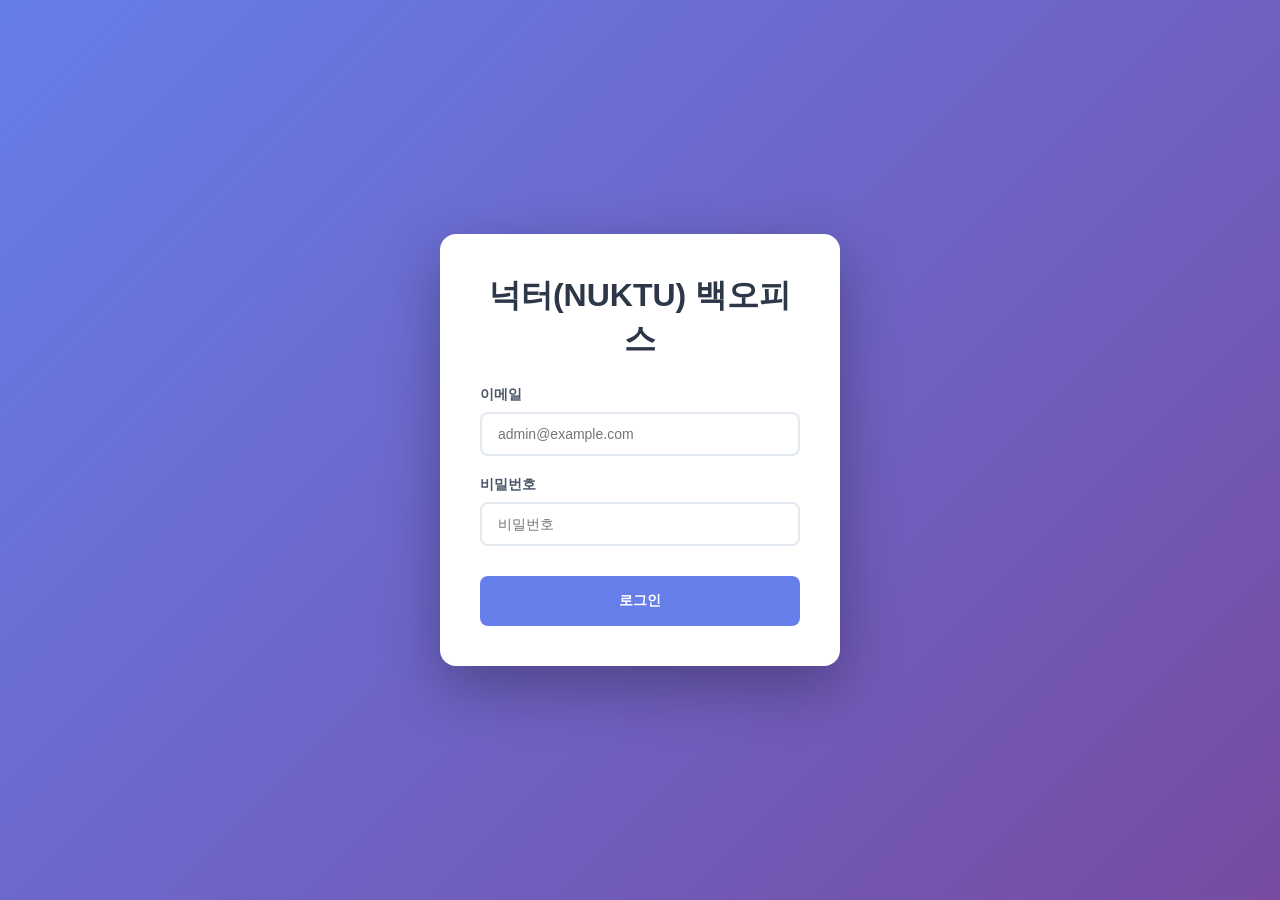
<file: backend/src/main/resources/static/admin/index.html>
<!DOCTYPE html>
<html lang="ko">
<head>
    <meta charset="UTF-8">
    <meta name="viewport" content="width=device-width, initial-scale=1.0">
    <title>넉터(NUKTU) 백오피스</title>
    <link rel="stylesheet" href="css/admin.css">
</head>
<body>
    <!-- 로그인 화면 -->
    <div id="login-screen" class="login-container">
        <div class="login-box">
            <h1>넉터(NUKTU) 백오피스</h1>
            <form id="login-form" class="login-form">
                <div class="filter-item">
                    <label for="login-email">이메일</label>
                    <input type="email" id="login-email" class="modal-input" placeholder="admin@example.com" required>
                </div>
                <div class="filter-item">
                    <label for="login-password">비밀번호</label>
                    <input type="password" id="login-password" class="modal-input" placeholder="비밀번호" required>
                </div>
                <p id="login-error" style="color: #991b1b; font-size: 14px; margin-bottom: 12px; display: none;"></p>
                <button type="submit" class="btn btn-primary">로그인</button>
            </form>
        </div>
    </div>

    <!-- 관리자 화면 -->
    <div id="admin-screen" class="admin-container hidden">
        <aside class="sidebar">
            <div class="logo">
                <h2>넉터(NUKTU) 관리</h2>
            </div>
            <nav class="nav-menu">
                <button type="button" class="nav-tab active" data-tab="dashboard">
                    <span class="tab-icon">📊</span>
                    <span class="tab-text">대시보드</span>
                </button>
                <button type="button" class="nav-tab" data-tab="users">
                    <span class="tab-icon">👥</span>
                    <span class="tab-text">유저 관리</span>
                </button>
                <button type="button" class="nav-tab" data-tab="clubs">
                    <span class="tab-icon">🏀</span>
                    <span class="tab-text">동아리 관리</span>
                </button>
                <button type="button" class="nav-tab" data-tab="posts">
                    <span class="tab-icon">📝</span>
                    <span class="tab-text">게시글 관리</span>
                </button>
                <button type="button" class="nav-tab" data-tab="schedule-locations">
                    <span class="tab-icon">📍</span>
                    <span class="tab-text">매칭 장소</span>
                </button>
                <button type="button" class="nav-tab" data-tab="schedules">
                    <span class="tab-icon">📅</span>
                    <span class="tab-text">일정 관리</span>
                </button>
                <div class="nav-divider"></div>
                <button type="button" class="nav-tab" data-tab="recruitments">
                    <span class="tab-icon">🏟️</span>
                    <span class="tab-text">모집글 관리</span>
                </button>
                <button type="button" class="nav-tab" data-tab="noShowReports">
                    <span class="tab-icon">🚫</span>
                    <span class="tab-text">노쇼 신고</span>
                </button>
                <button type="button" class="nav-tab" data-tab="clubMatchAdmin">
                    <span class="tab-icon">⚔️</span>
                    <span class="tab-text">친선전 관리</span>
                </button>
            </nav>
            <button type="button" class="logout-btn" id="logout-btn">로그아웃</button>
        </aside>

        <main class="main-content">
            <!-- 대시보드 -->
            <div id="tab-dashboard" class="tab-content active">
                <div class="content-header">
                    <h1>대시보드</h1>
                </div>
                <div class="stats-grid" id="dashboard-stats">
                    <div class="stat-card">
                        <h3>전체 유저</h3>
                        <div class="stat-value" id="stat-users">-</div>
                    </div>
                    <div class="stat-card">
                        <h3>동아리 수</h3>
                        <div class="stat-value" id="stat-clubs">-</div>
                    </div>
                </div>
            </div>

            <!-- 유저 관리 -->
            <div id="tab-users" class="tab-content">
                <div class="content-header">
                    <h1>유저 관리</h1>
                    <div class="header-info">
                        <span class="total-count">총 <strong id="users-total">0</strong>명</span>
                    </div>
                </div>
                <div class="filter-section">
                    <div class="filter-group">
                        <div class="filter-item">
                            <label>학생 여부</label>
                            <select id="filter-student" class="filter-select">
                                <option value="">전체</option>
                                <option value="true">학생</option>
                                <option value="false">외부인</option>
                            </select>
                        </div>
                        <div class="filter-item search-box">
                            <label>검색 (이메일, 본명, 학번)</label>
                            <div class="search-wrapper">
                                <input type="text" id="search-users" class="search-input" placeholder="검색어 입력">
                                <button type="button" class="search-btn" id="btn-search-users">🔍</button>
                                <button type="button" class="reset-btn" id="btn-reset-users">초기화</button>
                            </div>
                        </div>
                    </div>
                </div>
                <div class="table-section">
                    <div class="table-wrapper">
                        <table class="member-table">
                            <thead>
                                <tr>
                                    <th>번호</th>
                                    <th>이메일</th>
                                    <th>본명</th>
                                    <th>학생</th>
                                    <th>학과</th>
                                    <th>학번</th>
                                    <th>동아리</th>
                                    <th>가입일</th>
                                    <th>액션</th>
                                </tr>
                            </thead>
                            <tbody id="users-tbody">
                                <tr><td colspan="9" class="empty-state"><p>데이터를 불러오는 중...</p></td></tr>
                            </tbody>
                        </table>
                    </div>
                    <div class="pagination" id="users-pagination"></div>
                </div>
            </div>

            <!-- 동아리 관리 -->
            <div id="tab-clubs" class="tab-content">
                <div class="content-header">
                    <h1>동아리 관리</h1>
                    <div class="header-info">
                        <button type="button" class="action-btn" id="btn-create-club">+ 동아리 생성</button>
                    </div>
                </div>
                <div class="table-section">
                    <div class="table-wrapper">
                        <table class="member-table">
                            <thead>
                                <tr>
                                    <th>동아리명</th>
                                    <th>동아리장</th>
                                    <th>멤버 수</th>
                                    <th>액션</th>
                                </tr>
                            </thead>
                            <tbody id="clubs-tbody">
                                <tr><td colspan="4" class="empty-state"><p>데이터를 불러오는 중...</p></td></tr>
                            </tbody>
                        </table>
                    </div>
                </div>
            </div>

            <!-- 게시글 관리 -->
            <div id="tab-posts" class="tab-content">
                <div class="content-header">
                    <h1>게시글 관리</h1>
                    <div class="header-info">
                        <button type="button" class="action-btn" id="btn-create-post">+ 공지 작성</button>
                        <span class="total-count" style="margin-left: 12px;">총 <strong id="posts-total">0</strong>건</span>
                    </div>
                </div>
                <div class="table-section">
                    <div class="table-wrapper">
                        <table class="member-table">
                            <thead>
                                <tr>
                                    <th>공지</th>
                                    <th>제목</th>
                                    <th>작성자</th>
                                    <th>조회</th>
                                    <th>댓글</th>
                                    <th>작성일</th>
                                    <th>액션</th>
                                </tr>
                            </thead>
                            <tbody id="posts-tbody">
                                <tr><td colspan="7" class="empty-state"><p>데이터를 불러오는 중...</p></td></tr>
                            </tbody>
                        </table>
                    </div>
                    <div class="pagination" id="posts-pagination"></div>
                </div>
            </div>

            <!-- 매칭 장소 관리 -->
            <div id="tab-schedule-locations" class="tab-content">
                <div class="content-header">
                    <h1>매칭 장소 관리</h1>
                    <div class="header-info">
                        <button type="button" class="action-btn" id="btn-create-location">+ 장소 추가</button>
                        <span class="total-count" style="margin-left: 12px;">총 <strong id="locations-total">0</strong>곳</span>
                    </div>
                </div>
                <div class="table-section">
                    <div class="table-wrapper">
                        <table class="member-table">
                            <thead>
                                <tr>
                                    <th>순서</th>
                                    <th>장소명</th>
                                    <th>액션</th>
                                </tr>
                            </thead>
                            <tbody id="locations-tbody">
                                <tr><td colspan="3" class="empty-state"><p>데이터를 불러오는 중...</p></td></tr>
                            </tbody>
                        </table>
                    </div>
                </div>
            </div>

            <!-- 일정 관리 -->
            <div id="tab-schedules" class="tab-content">
                <div class="content-header">
                    <h1>일정 관리</h1>
                    <div class="header-info">
                        <button type="button" class="action-btn" id="btn-create-schedule">+ 일정 등록</button>
                        <span class="total-count" style="margin-left: 12px;">총 <strong id="schedules-total">0</strong>건</span>
                    </div>
                </div>
                <div class="filter-section">
                    <div class="filter-group">
                        <div class="filter-item">
                            <label>날짜 범위</label>
                            <input type="date" id="schedule-start-date" class="filter-input">
                            ~
                            <input type="date" id="schedule-end-date" class="filter-input">
                        </div>
                        <div class="filter-item">
                            <label>장소</label>
                            <div id="filter-schedule-locations" class="filter-locations-checkboxes">
                                <!-- 체크박스는 refreshLocationSelects에서 동적 생성 -->
                            </div>
                        </div>
                        <div class="filter-item">
                            <button type="button" class="search-btn" id="btn-search-schedules">조회</button>
                        </div>
                    </div>
                </div>
                <div class="table-section">
                    <div class="table-wrapper">
                        <table class="member-table">
                            <thead>
                                <tr>
                                    <th>장소</th>
                                    <th>종류</th>
                                    <th>날짜</th>
                                    <th>시작</th>
                                    <th>종료</th>
                                    <th>상태</th>
                                    <th>제목</th>
                                    <th>액션</th>
                                </tr>
                            </thead>
                            <tbody id="schedules-tbody">
                                <tr><td colspan="8" class="empty-state"><p>날짜 범위를 선택 후 조회하세요.</p></td></tr>
                            </tbody>
                        </table>
                    </div>
                </div>
            </div>

            <!-- 모집글 관리 -->
            <div id="tab-recruitments" class="tab-content">
                <div class="content-header">
                    <h1>모집글 관리</h1>
                    <div class="header-info">
                        <span class="total-count">총 <strong id="recruitments-total">0</strong>건</span>
                    </div>
                </div>
                <div class="filter-section">
                    <div class="filter-group">
                        <div class="filter-item">
                            <label>상태</label>
                            <select id="filter-recruitment-status" class="filter-select">
                                <option value="">전체</option>
                                <option value="OPEN">모집중</option>
                                <option value="CONFIRMED">확정</option>
                                <option value="CLOSED">마감</option>
                                <option value="CANCELLED">취소</option>
                            </select>
                        </div>
                        <div class="filter-item">
                            <label>경기형태</label>
                            <select id="filter-recruitment-format" class="filter-select">
                                <option value="">전체</option>
                                <option value="THREE_VS_THREE">3:3</option>
                                <option value="FOUR_VS_FOUR">4:4</option>
                                <option value="FIVE_VS_FIVE">5:5</option>
                                <option value="FLEXIBLE">자유</option>
                            </select>
                        </div>
                        <div class="filter-item">
                            <button type="button" class="search-btn" id="btn-search-recruitments">조회</button>
                            <button type="button" class="reset-btn" id="btn-reset-recruitments">초기화</button>
                        </div>
                    </div>
                </div>
                <div class="table-section">
                    <div class="table-wrapper">
                        <table class="member-table">
                            <thead>
                                <tr>
                                    <th>작성자</th>
                                    <th>장소</th>
                                    <th>시간</th>
                                    <th>형태</th>
                                    <th>인원</th>
                                    <th>상태</th>
                                    <th>생성일</th>
                                    <th>액션</th>
                                </tr>
                            </thead>
                            <tbody id="recruitments-tbody">
                                <tr><td colspan="8" class="empty-state"><p>데이터를 불러오는 중...</p></td></tr>
                            </tbody>
                        </table>
                    </div>
                    <div class="pagination" id="recruitments-pagination"></div>
                </div>
            </div>

            <!-- 노쇼 신고 관리 -->
            <div id="tab-noShowReports" class="tab-content">
                <div class="content-header">
                    <h1>노쇼 신고 관리</h1>
                    <div class="header-info">
                        <span class="total-count">대기중 <strong id="noshow-total">0</strong>건</span>
                    </div>
                </div>
                <div class="table-section">
                    <div class="table-wrapper">
                        <table class="member-table">
                            <thead>
                                <tr>
                                    <th>경기 ID</th>
                                    <th>신고자</th>
                                    <th>피신고자</th>
                                    <th>상태</th>
                                    <th>신고일</th>
                                    <th>액션</th>
                                </tr>
                            </thead>
                            <tbody id="noshow-tbody">
                                <tr><td colspan="6" class="empty-state"><p>데이터를 불러오는 중...</p></td></tr>
                            </tbody>
                        </table>
                    </div>
                </div>
            </div>

            <!-- 친선전 관리 -->
            <div id="tab-clubMatchAdmin" class="tab-content">
                <div class="content-header">
                    <h1>친선전 결과 관리</h1>
                    <div class="header-info">
                        <span class="total-count">승인 대기 <strong id="clubmatch-pending-total">0</strong>건</span>
                    </div>
                </div>
                <div class="table-section">
                    <div class="table-wrapper">
                        <table class="member-table">
                            <thead>
                                <tr>
                                    <th>홈팀</th>
                                    <th>원정팀</th>
                                    <th>장소</th>
                                    <th>시간</th>
                                    <th>홈 점수</th>
                                    <th>원정 점수</th>
                                    <th>상태</th>
                                    <th>액션</th>
                                </tr>
                            </thead>
                            <tbody id="clubmatch-tbody">
                                <tr><td colspan="8" class="empty-state"><p>데이터를 불러오는 중...</p></td></tr>
                            </tbody>
                        </table>
                    </div>
                </div>
            </div>

        </main>
    </div>

    <!-- 모집글 상세 모달 -->
    <div id="modal-recruitment-detail" class="modal">
        <div class="modal-content modal-wide">
            <div class="modal-header">
                <h3>모집글 상세</h3>
                <button type="button" class="modal-close" data-close="modal-recruitment-detail">&times;</button>
            </div>
            <div class="modal-body" id="modal-recruitment-detail-body">
                <p>로딩 중...</p>
            </div>
            <div class="modal-footer">
                <button type="button" class="btn btn-cancel" data-close="modal-recruitment-detail">닫기</button>
            </div>
        </div>
    </div>

    <!-- 유저 상세 모달 -->
    <div id="modal-user-detail" class="modal">
        <div class="modal-content">
            <div class="modal-header">
                <h3>유저 상세</h3>
                <button type="button" class="modal-close" data-close="modal-user-detail">&times;</button>
            </div>
            <div class="modal-body" id="modal-user-detail-body"></div>
        </div>
    </div>

    <!-- 동아리 생성 모달 -->
    <div id="modal-create-club" class="modal">
        <div class="modal-content">
            <div class="modal-header">
                <h3>동아리 생성</h3>
                <button type="button" class="modal-close" data-close="modal-create-club">&times;</button>
            </div>
            <div class="modal-body">
                <form id="form-create-club" class="modal-form">
                    <div class="filter-item">
                        <label>동아리명</label>
                        <input type="text" id="club-name" class="modal-input" required placeholder="동아리 이름">
                    </div>
                    <div class="filter-item">
                        <label>로고 URL (선택)</label>
                        <input type="url" id="club-logo" class="modal-input" placeholder="https://...">
                    </div>
                    <div class="filter-item">
                        <label>동아리 소개 (선택)</label>
                        <textarea id="club-introduction" class="modal-input" rows="3" placeholder="동아리 소개를 입력하세요"></textarea>
                    </div>
                </form>
            </div>
            <div class="modal-footer">
                <button type="button" class="btn btn-cancel" data-close="modal-create-club">취소</button>
                <button type="button" class="btn btn-primary" id="btn-submit-create-club">생성</button>
            </div>
        </div>
    </div>

    <!-- 동아리장 설정 모달 -->
    <div id="modal-set-captain" class="modal">
        <div class="modal-content">
            <div class="modal-header">
                <h3>동아리장 설정</h3>
                <button type="button" class="modal-close" data-close="modal-set-captain">&times;</button>
            </div>
            <div class="modal-body">
                <p class="modal-member-info" id="captain-club-name"></p>
                <div class="filter-item">
                    <label>동아리장 선택</label>
                    <select id="captain-user-select" class="modal-select"></select>
                </div>
            </div>
            <div class="modal-footer">
                <button type="button" class="btn btn-cancel" data-close="modal-set-captain">취소</button>
                <button type="button" class="btn btn-primary" id="btn-submit-captain">설정</button>
            </div>
        </div>
    </div>

    <!-- 게시글 작성/수정 모달 -->
    <div id="modal-edit-post" class="modal">
        <div class="modal-content">
            <div class="modal-header">
                <h3 id="modal-post-title">공지 작성</h3>
                <button type="button" class="modal-close" data-close="modal-edit-post">&times;</button>
            </div>
            <div class="modal-body">
                <input type="hidden" id="edit-post-id">
                <div class="filter-item">
                    <label>제목</label>
                    <input type="text" id="edit-post-title" class="modal-input" required placeholder="제목을 입력하세요" maxlength="200">
                </div>
                <div class="filter-item">
                    <label>내용</label>
                    <textarea id="edit-post-content" class="modal-input" rows="8" required placeholder="내용을 입력하세요"></textarea>
                </div>
                <div class="filter-item" id="edit-post-pin-wrap" style="display: none;">
                    <label><input type="checkbox" id="edit-post-pinned"> 상단 고정 (공지)</label>
                </div>
            </div>
            <div class="modal-footer">
                <button type="button" class="btn btn-cancel" data-close="modal-edit-post">취소</button>
                <button type="button" class="btn btn-primary" id="btn-submit-post">저장</button>
            </div>
        </div>
    </div>

    <!-- 게시글 상세 모달 -->
    <div id="modal-post-detail" class="modal">
        <div class="modal-content modal-wide">
            <div class="modal-header">
                <h3>게시글 상세</h3>
                <button type="button" class="modal-close" data-close="modal-post-detail">&times;</button>
            </div>
            <div class="modal-body" id="modal-post-detail-body">
                <p>로딩 중...</p>
            </div>
            <div class="modal-footer">
                <button type="button" class="btn btn-cancel" data-close="modal-post-detail">닫기</button>
                <button type="button" class="btn btn-primary" id="btn-edit-post-from-detail">수정</button>
                <button type="button" class="btn btn-secondary" id="btn-pin-post">공지 설정</button>
                <button type="button" class="btn btn-danger" id="btn-delete-post">삭제</button>
            </div>
        </div>
    </div>

    <!-- 매칭 장소 등록/수정 모달 -->
    <div id="modal-edit-location" class="modal">
        <div class="modal-content">
            <div class="modal-header">
                <h3 id="modal-location-title">장소 추가</h3>
                <button type="button" class="modal-close" data-close="modal-edit-location">&times;</button>
            </div>
            <div class="modal-body">
                <input type="hidden" id="edit-location-id">
                <div class="filter-item">
                    <label>장소명 <span class="required">*</span></label>
                    <input type="text" id="edit-location-name" class="modal-input" required placeholder="예: 넉넉한터 본관 방향">
                </div>
                <div class="filter-item">
                    <label>정렬 순서</label>
                    <input type="number" id="edit-location-sort-order" class="modal-input" value="0" min="0">
                </div>
            </div>
            <div class="modal-footer">
                <button type="button" class="btn btn-cancel" data-close="modal-edit-location">취소</button>
                <button type="button" class="btn btn-primary" id="btn-submit-location">저장</button>
            </div>
        </div>
    </div>

    <!-- 일정 등록/수정 모달 -->
    <div id="modal-edit-schedule" class="modal">
        <div class="modal-content">
            <div class="modal-header">
                <h3 id="modal-schedule-title">일정 등록</h3>
                <button type="button" class="modal-close" data-close="modal-edit-schedule">&times;</button>
            </div>
            <div class="modal-body">
                <input type="hidden" id="edit-schedule-id">
                <div class="filter-item" id="edit-schedule-location-wrap">
                    <label>장소 <span class="required">*</span></label>
                    <div id="edit-schedule-locations" class="edit-locations-checkboxes">
                        <!-- 등록 시: 체크박스 다중 선택 -->
                    </div>
                    <select id="edit-schedule-location" class="modal-input" style="display:none;">
                        <!-- 수정 시: 단일 선택 -->
                    </select>
                </div>
                <div class="filter-item">
                    <label>종류</label>
                    <select id="edit-schedule-type" class="modal-input">
                        <option value="REGULAR">일반</option>
                        <option value="TRAINING">훈련 (취소 전까지 매주 반복)</option>
                    </select>
                    <p class="form-hint" id="schedule-type-hint" style="margin-top:4px; font-size:12px; color:#666; display:none;">훈련 선택 시, 시작일부터 같은 요일·시간으로 완전히 취소할 때까지 매주 고정됩니다.</p>
                </div>
                <div class="filter-item">
                    <label>날짜 <span class="required">*</span></label>
                    <input type="date" id="edit-schedule-date" class="modal-input" required>
                </div>
                <div class="filter-item">
                    <label>시작 시간 <span class="required">*</span></label>
                    <input type="time" id="edit-schedule-start-time" class="modal-input" required>
                </div>
                <div class="filter-item">
                    <label>종료 시간 <span class="required">*</span></label>
                    <input type="time" id="edit-schedule-end-time" class="modal-input" required>
                </div>
                <div class="filter-item">
                    <label>상태</label>
                    <select id="edit-schedule-status" class="modal-input">
                        <option value="SCHEDULED">사용 중</option>
                        <option value="AVAILABLE">비어 있음</option>
                        <option value="CANCELLED">사용 예정</option>
                    </select>
                </div>
                <div class="filter-item">
                    <label>제목</label>
                    <input type="text" id="edit-schedule-title" class="modal-input" placeholder="예: 동아리 연습" maxlength="200">
                </div>
                <div class="filter-item">
                    <label>설명</label>
                    <textarea id="edit-schedule-description" class="modal-input" rows="3" placeholder="추가 설명"></textarea>
                </div>
            </div>
            <div class="modal-footer">
                <button type="button" class="btn btn-cancel" data-close="modal-edit-schedule">취소</button>
                <button type="button" class="btn btn-primary" id="btn-submit-schedule">저장</button>
            </div>
        </div>
    </div>

    <!-- 댓글 작성 모달 -->
    <div id="modal-add-comment" class="modal">
        <div class="modal-content">
            <div class="modal-header">
                <h3>댓글 작성</h3>
                <button type="button" class="modal-close" data-close="modal-add-comment">&times;</button>
            </div>
            <div class="modal-body">
                <input type="hidden" id="comment-post-id">
                <div class="filter-item">
                    <label>댓글 내용</label>
                    <textarea id="comment-content" class="modal-input" rows="4" required placeholder="댓글을 입력하세요"></textarea>
                </div>
            </div>
            <div class="modal-footer">
                <button type="button" class="btn btn-cancel" data-close="modal-add-comment">취소</button>
                <button type="button" class="btn btn-primary" id="btn-submit-comment">작성</button>
            </div>
        </div>
    </div>

    <style>
        .hidden { display: none !important; }
    </style>

    <script src="js/admin.js"></script>
    <script src="js/dashboard.js"></script>
    <script src="js/users.js"></script>
    <script src="js/clubs.js"></script>
    <script src="js/posts.js"></script>
    <script src="js/schedule-locations.js"></script>
    <script src="js/schedules.js"></script>
    <script src="js/recruitments.js"></script>
    <script src="js/no-show-reports.js"></script>
    <script src="js/club-match-admin.js"></script>
    <script>
        document.addEventListener('DOMContentLoaded', function () {
            if (Admin.isLoggedIn()) {
                Admin.showAdminScreen();
                Admin.switchTab('dashboard');
            } else {
                Admin.showLoginScreen();
            }

            Admin.initTabs();

            document.getElementById('login-form').addEventListener('submit', async function (e) {
                e.preventDefault();
                const email = document.getElementById('login-email').value.trim();
                const password = document.getElementById('login-password').value;
                const errEl = document.getElementById('login-error');
                errEl.style.display = 'none';
                try {
                    await Admin.login(email, password);
                } catch (err) {
                    errEl.textContent = err.message || '로그인에 실패했습니다.';
                    errEl.style.display = 'block';
                }
            });

            document.getElementById('logout-btn').addEventListener('click', Admin.logout);

            document.querySelectorAll('[data-close]').forEach(function (btn) {
                btn.addEventListener('click', function () {
                    const modalId = this.getAttribute('data-close');
                    document.getElementById(modalId).classList.remove('show');
                });
            });

            document.querySelectorAll('.modal').forEach(function (modal) {
                modal.addEventListener('click', function (e) {
                    if (e.target === modal) modal.classList.remove('show');
                });
            });
        });
    </script>
</body>
</html>
</file>
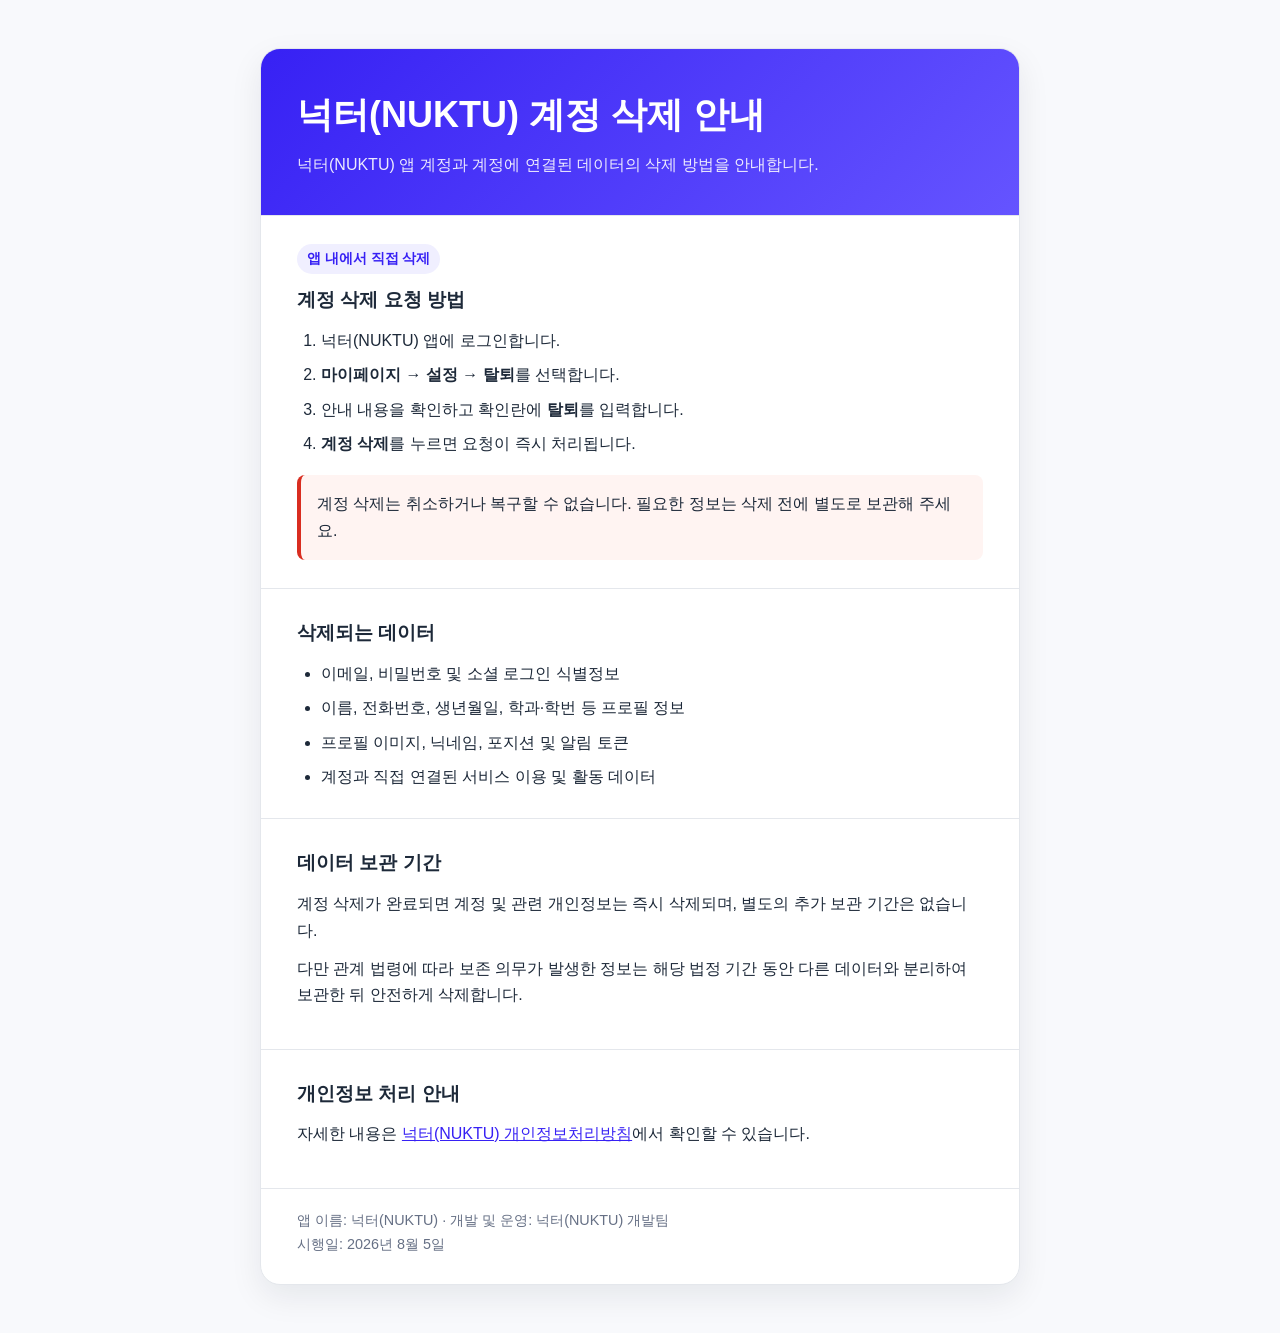
<file: backend/src/main/resources/static/account-deletion.html>
<!DOCTYPE html>
<html lang="ko">
<head>
    <meta charset="UTF-8">
    <meta name="viewport" content="width=device-width, initial-scale=1.0">
    <meta name="description" content="넉터(NUKTU) 계정 및 관련 데이터 삭제 방법 안내">
    <title>넉터(NUKTU) 계정 삭제 안내</title>
    <style>
        :root {
            color-scheme: light;
            --primary: #3721f4;
            --primary-soft: #f0efff;
            --danger: #d92d20;
            --text: #1d2939;
            --muted: #667085;
            --border: #e4e7ec;
            --surface: #ffffff;
            --background: #f8f9fc;
        }

        * { box-sizing: border-box; }

        body {
            margin: 0;
            background: var(--background);
            color: var(--text);
            font-family: -apple-system, BlinkMacSystemFont, "Segoe UI", Roboto,
                         "Noto Sans KR", sans-serif;
            line-height: 1.65;
        }

        main {
            width: min(760px, calc(100% - 32px));
            margin: 48px auto;
        }

        .card {
            overflow: hidden;
            border: 1px solid var(--border);
            border-radius: 20px;
            background: var(--surface);
            box-shadow: 0 12px 32px rgba(16, 24, 40, 0.08);
        }

        header {
            padding: 36px;
            background: linear-gradient(135deg, var(--primary), #6554ff);
            color: #fff;
        }

        header p { margin: 8px 0 0; opacity: 0.9; }

        h1 { margin: 0; font-size: clamp(1.7rem, 5vw, 2.25rem); }
        h2 { margin: 0 0 12px; font-size: 1.2rem; }
        p { margin: 0 0 12px; }

        section {
            padding: 28px 36px;
            border-top: 1px solid var(--border);
        }

        ol, ul { margin: 12px 0 0; padding-left: 24px; }
        li + li { margin-top: 8px; }

        .notice {
            margin-top: 18px;
            padding: 16px;
            border-left: 4px solid var(--danger);
            border-radius: 8px;
            background: #fff4f2;
        }

        .label {
            display: inline-block;
            margin-bottom: 10px;
            padding: 4px 10px;
            border-radius: 999px;
            background: var(--primary-soft);
            color: var(--primary);
            font-size: 0.85rem;
            font-weight: 700;
        }

        a { color: var(--primary); }

        footer {
            padding: 20px 36px 28px;
            border-top: 1px solid var(--border);
            color: var(--muted);
            font-size: 0.9rem;
        }

        @media (max-width: 560px) {
            main { margin: 16px auto; }
            header, section { padding: 24px; }
            footer { padding: 18px 24px 24px; }
        }
    </style>
</head>
<body>
<main>
    <article class="card">
        <header>
            <h1>넉터(NUKTU) 계정 삭제 안내</h1>
            <p>넉터(NUKTU) 앱 계정과 계정에 연결된 데이터의 삭제 방법을 안내합니다.</p>
        </header>

        <section>
            <span class="label">앱 내에서 직접 삭제</span>
            <h2>계정 삭제 요청 방법</h2>
            <ol>
                <li>넉터(NUKTU) 앱에 로그인합니다.</li>
                <li><strong>마이페이지 → 설정 → 탈퇴</strong>를 선택합니다.</li>
                <li>안내 내용을 확인하고 확인란에 <strong>탈퇴</strong>를 입력합니다.</li>
                <li><strong>계정 삭제</strong>를 누르면 요청이 즉시 처리됩니다.</li>
            </ol>
            <div class="notice">
                계정 삭제는 취소하거나 복구할 수 없습니다. 필요한 정보는 삭제 전에
                별도로 보관해 주세요.
            </div>
        </section>

        <section>
            <h2>삭제되는 데이터</h2>
            <ul>
                <li>이메일, 비밀번호 및 소셜 로그인 식별정보</li>
                <li>이름, 전화번호, 생년월일, 학과·학번 등 프로필 정보</li>
                <li>프로필 이미지, 닉네임, 포지션 및 알림 토큰</li>
                <li>계정과 직접 연결된 서비스 이용 및 활동 데이터</li>
            </ul>
        </section>

        <section>
            <h2>데이터 보관 기간</h2>
            <p>
                계정 삭제가 완료되면 계정 및 관련 개인정보는 즉시 삭제되며,
                별도의 추가 보관 기간은 없습니다.
            </p>
            <p>
                다만 관계 법령에 따라 보존 의무가 발생한 정보는 해당 법정 기간 동안
                다른 데이터와 분리하여 보관한 뒤 안전하게 삭제합니다.
            </p>
        </section>

        <section>
            <h2>개인정보 처리 안내</h2>
            <p>
                자세한 내용은 <a href="/privacy.html">넉터(NUKTU) 개인정보처리방침</a>에서
                확인할 수 있습니다.
            </p>
        </section>

        <footer>
            앱 이름: 넉터(NUKTU) · 개발 및 운영: 넉터(NUKTU) 개발팀<br>
            시행일: 2026년 8월 5일
        </footer>
    </article>
</main>
</body>
</html>
</file>
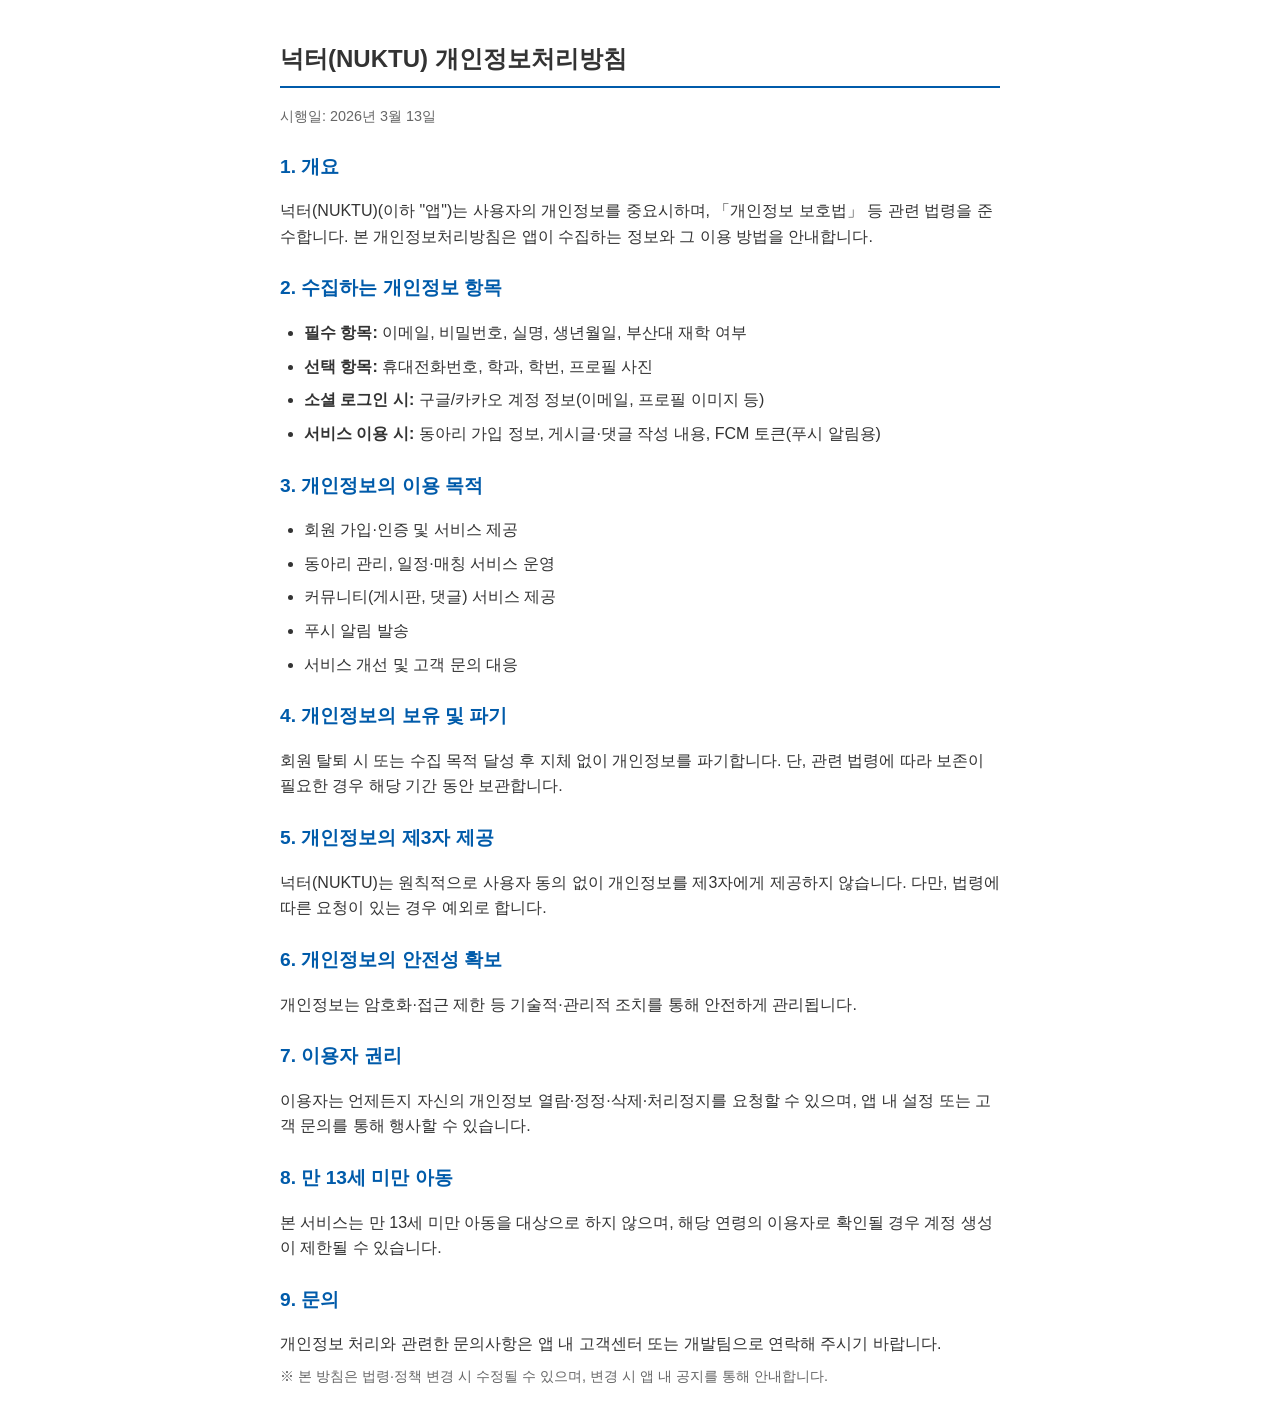
<file: backend/src/main/resources/static/privacy.html>
<!DOCTYPE html>
<html lang="ko">
<head>
    <meta charset="UTF-8">
    <meta name="viewport" content="width=device-width, initial-scale=1.0">
    <title>넉터(NUKTU) 개인정보처리방침</title>
    <style>
        body { font-family: -apple-system, BlinkMacSystemFont, 'Segoe UI', Roboto, sans-serif; line-height: 1.6; max-width: 720px; margin: 0 auto; padding: 24px; color: #333; }
        h1 { font-size: 1.5rem; border-bottom: 2px solid #005BAA; padding-bottom: 8px; }
        h2 { font-size: 1.2rem; margin-top: 24px; color: #005BAA; }
        p, li { margin: 8px 0; }
        ul { padding-left: 24px; }
        .updated { color: #666; font-size: 0.9rem; }
    </style>
</head>
<body>
    <h1>넉터(NUKTU) 개인정보처리방침</h1>
    <p class="updated">시행일: 2026년 3월 13일</p>

    <h2>1. 개요</h2>
    <p>넉터(NUKTU)(이하 "앱")는 사용자의 개인정보를 중요시하며, 「개인정보 보호법」 등 관련 법령을 준수합니다. 본 개인정보처리방침은 앱이 수집하는 정보와 그 이용 방법을 안내합니다.</p>

    <h2>2. 수집하는 개인정보 항목</h2>
    <ul>
        <li><strong>필수 항목:</strong> 이메일, 비밀번호, 실명, 생년월일, 부산대 재학 여부</li>
        <li><strong>선택 항목:</strong> 휴대전화번호, 학과, 학번, 프로필 사진</li>
        <li><strong>소셜 로그인 시:</strong> 구글/카카오 계정 정보(이메일, 프로필 이미지 등)</li>
        <li><strong>서비스 이용 시:</strong> 동아리 가입 정보, 게시글·댓글 작성 내용, FCM 토큰(푸시 알림용)</li>
    </ul>

    <h2>3. 개인정보의 이용 목적</h2>
    <ul>
        <li>회원 가입·인증 및 서비스 제공</li>
        <li>동아리 관리, 일정·매칭 서비스 운영</li>
        <li>커뮤니티(게시판, 댓글) 서비스 제공</li>
        <li>푸시 알림 발송</li>
        <li>서비스 개선 및 고객 문의 대응</li>
    </ul>

    <h2>4. 개인정보의 보유 및 파기</h2>
    <p>회원 탈퇴 시 또는 수집 목적 달성 후 지체 없이 개인정보를 파기합니다. 단, 관련 법령에 따라 보존이 필요한 경우 해당 기간 동안 보관합니다.</p>

    <h2>5. 개인정보의 제3자 제공</h2>
    <p>넉터(NUKTU)는 원칙적으로 사용자 동의 없이 개인정보를 제3자에게 제공하지 않습니다. 다만, 법령에 따른 요청이 있는 경우 예외로 합니다.</p>

    <h2>6. 개인정보의 안전성 확보</h2>
    <p>개인정보는 암호화·접근 제한 등 기술적·관리적 조치를 통해 안전하게 관리됩니다.</p>

    <h2>7. 이용자 권리</h2>
    <p>이용자는 언제든지 자신의 개인정보 열람·정정·삭제·처리정지를 요청할 수 있으며, 앱 내 설정 또는 고객 문의를 통해 행사할 수 있습니다.</p>

    <h2>8. 만 13세 미만 아동</h2>
    <p>본 서비스는 만 13세 미만 아동을 대상으로 하지 않으며, 해당 연령의 이용자로 확인될 경우 계정 생성이 제한될 수 있습니다.</p>

    <h2>9. 문의</h2>
    <p>개인정보 처리와 관련한 문의사항은 앱 내 고객센터 또는 개발팀으로 연락해 주시기 바랍니다.</p>

    <p class="updated">※ 본 방침은 법령·정책 변경 시 수정될 수 있으며, 변경 시 앱 내 공지를 통해 안내합니다.</p>
</body>
</html>
</file>
<file: backend/src/main/resources/static/admin/css/admin.css>
/* 전역 스타일 */
* {
    margin: 0;
    padding: 0;
    box-sizing: border-box;
}

body {
    font-family: -apple-system, BlinkMacSystemFont, 'Segoe UI', Roboto, 'Helvetica Neue', Arial, sans-serif;
    background-color: #f5f7fa;
    color: #333;
}

/* 관리자 컨테이너 */
.admin-container {
    display: flex;
    min-height: 100vh;
}

/* 사이드바 */
.sidebar {
    width: 260px;
    background: linear-gradient(180deg, #667eea 0%, #764ba2 100%);
    color: white;
    padding: 30px 0;
    box-shadow: 2px 0 10px rgba(0, 0, 0, 0.1);
    position: fixed;
    height: 100vh;
    left: 0;
    top: 0;
}

.logo {
    padding: 0 30px 40px;
    border-bottom: 1px solid rgba(255, 255, 255, 0.2);
}

.logo h2 {
    font-size: 24px;
    font-weight: 700;
}

.nav-menu {
    padding: 30px 20px;
}

.nav-tab {
    width: 100%;
    padding: 16px 20px;
    margin-bottom: 12px;
    background: rgba(255, 255, 255, 0.1);
    border: none;
    border-radius: 12px;
    color: white;
    font-size: 16px;
    cursor: pointer;
    transition: all 0.3s ease;
    display: flex;
    align-items: center;
    gap: 12px;
}

.nav-tab:hover {
    background: rgba(255, 255, 255, 0.2);
    transform: translateX(5px);
}

.nav-tab.active {
    background: white;
    color: #667eea;
    font-weight: 600;
    box-shadow: 0 4px 12px rgba(0, 0, 0, 0.15);
}

.tab-icon {
    font-size: 24px;
}

.tab-text {
    flex: 1;
    text-align: left;
}

/* 메인 콘텐츠 */
.main-content {
    margin-left: 260px;
    flex: 1;
    padding: 40px;
    width: calc(100% - 260px);
}

/* 헤더 */
.content-header {
    display: flex;
    justify-content: space-between;
    align-items: center;
    margin-bottom: 30px;
}

.content-header h1 {
    font-size: 28px;
    color: #2d3748;
}

.header-info {
    display: flex;
    gap: 20px;
}

.total-count {
    font-size: 16px;
    color: #718096;
}

.total-count strong {
    color: #667eea;
    font-size: 20px;
}

/* 필터 섹션 */
.filter-section {
    background: white;
    padding: 24px;
    border-radius: 16px;
    margin-bottom: 24px;
    box-shadow: 0 2px 8px rgba(0, 0, 0, 0.05);
}

.filter-group {
    display: flex;
    gap: 16px;
    align-items: flex-end;
    flex-wrap: wrap;
}

.filter-item {
    display: flex;
    flex-direction: column;
    gap: 8px;
}

.filter-item label {
    font-size: 14px;
    font-weight: 600;
    color: #4a5568;
}

.filter-select {
    padding: 10px 16px;
    border: 2px solid #e2e8f0;
    border-radius: 8px;
    font-size: 14px;
    background: white;
    cursor: pointer;
    transition: border-color 0.3s;
    min-width: 150px;
}

.filter-select:focus {
    outline: none;
    border-color: #667eea;
}

.filter-locations-checkboxes {
    display: flex;
    flex-wrap: wrap;
    gap: 12px 20px;
    align-items: center;
}

.filter-location-checkbox {
    display: inline-flex;
    align-items: center;
    gap: 6px;
    font-size: 14px;
    cursor: pointer;
    white-space: nowrap;
}

.filter-location-checkbox input {
    cursor: pointer;
}

.filter-locations-checkboxes .empty-hint {
    font-size: 13px;
    color: #94a3b8;
}

.edit-locations-checkboxes {
    display: flex;
    flex-wrap: wrap;
    gap: 12px 20px;
    align-items: center;
}

.search-box {
    flex: 1;
    min-width: 250px;
}

.search-wrapper {
    display: flex;
    gap: 8px;
}

.search-input {
    flex: 1;
    padding: 10px 16px;
    border: 2px solid #e2e8f0;
    border-radius: 8px;
    font-size: 14px;
    transition: border-color 0.3s;
}

.search-input:focus {
    outline: none;
    border-color: #667eea;
}

.search-btn {
    padding: 10px 20px;
    background: #667eea;
    color: white;
    border: none;
    border-radius: 8px;
    cursor: pointer;
    transition: background 0.3s;
    font-size: 18px;
}

.search-btn:hover {
    background: #5568d3;
}

.reset-btn {
    padding: 10px 24px;
    background: #f7fafc;
    color: #4a5568;
    border: 2px solid #e2e8f0;
    border-radius: 8px;
    cursor: pointer;
    font-size: 14px;
    font-weight: 600;
    transition: all 0.3s;
}

.reset-btn:hover {
    background: #edf2f7;
    border-color: #cbd5e0;
}

/* 테이블 섹션 */
.table-section {
    background: white;
    border-radius: 16px;
    padding: 24px;
    box-shadow: 0 2px 8px rgba(0, 0, 0, 0.05);
}

.table-wrapper {
    overflow-x: auto;
}

.member-table {
    width: 100%;
    border-collapse: collapse;
}

.member-table thead {
    background: #f7fafc;
}

.member-table th {
    padding: 16px;
    text-align: left;
    font-weight: 600;
    color: #4a5568;
    font-size: 14px;
    border-bottom: 2px solid #e2e8f0;
}

.member-table td {
    padding: 16px;
    border-bottom: 1px solid #e2e8f0;
    font-size: 14px;
    color: #2d3748;
}

.member-table tbody tr {
    transition: background 0.2s;
}

.member-table tbody tr:hover {
    background: #f7fafc;
}

.status-badge {
    display: inline-block;
    padding: 6px 12px;
    border-radius: 20px;
    font-size: 12px;
    font-weight: 600;
}

.status-pending {
    background: #fef3c7;
    color: #92400e;
}

.status-approved {
    background: #d1fae5;
    color: #065f46;
}

.status-connecting {
    background: #dbeafe;
    color: #1e40af;
}

.status-connected {
    background: #e0e7ff;
    color: #3730a3;
}

.status-blacklisted {
    background: #fee2e2;
    color: #991b1b;
}

.action-btn {
    padding: 8px 16px;
    background: #667eea;
    color: white;
    border: none;
    border-radius: 6px;
    cursor: pointer;
    font-size: 13px;
    font-weight: 600;
    transition: background 0.3s;
}

.action-btn:hover {
    background: #5568d3;
}

.empty-state {
    text-align: center;
    padding: 60px 20px;
    color: #a0aec0;
}

.empty-state p {
    font-size: 16px;
}

/* 페이지네이션 */
.pagination {
    display: flex;
    justify-content: center;
    align-items: center;
    gap: 12px;
    margin-top: 32px;
}

.page-btn {
    padding: 8px 16px;
    background: white;
    border: 2px solid #e2e8f0;
    border-radius: 8px;
    cursor: pointer;
    font-size: 14px;
    font-weight: 600;
    color: #4a5568;
    transition: all 0.3s;
}

.page-btn:hover:not(:disabled) {
    background: #f7fafc;
    border-color: #667eea;
    color: #667eea;
}

.page-btn:disabled {
    opacity: 0.5;
    cursor: not-allowed;
}

.page-numbers {
    display: flex;
    gap: 8px;
}

.page-number {
    width: 40px;
    height: 40px;
    background: white;
    border: 2px solid #e2e8f0;
    border-radius: 8px;
    cursor: pointer;
    font-size: 14px;
    font-weight: 600;
    color: #4a5568;
    transition: all 0.3s;
}

.page-number:hover {
    background: #f7fafc;
    border-color: #667eea;
    color: #667eea;
}

.page-number.active {
    background: #667eea;
    border-color: #667eea;
    color: white;
}

/* 모달 */
.modal {
    display: none;
    position: fixed;
    top: 0;
    left: 0;
    width: 100%;
    height: 100%;
    background: rgba(0, 0, 0, 0.5);
    z-index: 1000;
    align-items: center;
    justify-content: center;
}

.modal.show {
    display: flex;
}

.modal-content {
    background: white;
    border-radius: 16px;
    width: 90%;
    max-width: 500px;
    max-height: 90vh;
    overflow-y: auto;
    box-shadow: 0 20px 60px rgba(0, 0, 0, 0.3);
    animation: modalSlideIn 0.3s ease;
}

.modal-content.modal-wide {
    max-width: 700px;
}

@keyframes modalSlideIn {
    from {
        transform: translateY(-50px);
        opacity: 0;
    }
    to {
        transform: translateY(0);
        opacity: 1;
    }
}

.modal-header {
    display: flex;
    justify-content: space-between;
    align-items: center;
    padding: 24px;
    border-bottom: 1px solid #e2e8f0;
}

.modal-header h3 {
    font-size: 20px;
    color: #2d3748;
}

.modal-close {
    background: none;
    border: none;
    font-size: 28px;
    color: #a0aec0;
    cursor: pointer;
    transition: color 0.3s;
}

.modal-close:hover {
    color: #4a5568;
}

.modal-body {
    padding: 24px;
}

.modal-member-info {
    margin-bottom: 20px;
    font-size: 16px;
    color: #4a5568;
}

.modal-form {
    display: flex;
    flex-direction: column;
    gap: 8px;
}

.modal-form label {
    font-size: 14px;
    font-weight: 600;
    color: #4a5568;
}

.modal-select,
.modal-input {
    padding: 12px 16px;
    border: 2px solid #e2e8f0;
    border-radius: 8px;
    font-size: 14px;
    background: white;
}

.modal-select:focus,
.modal-input:focus {
    outline: none;
    border-color: #667eea;
}

.modal-footer {
    display: flex;
    justify-content: flex-end;
    gap: 12px;
    padding: 24px;
    border-top: 1px solid #e2e8f0;
}

.btn {
    padding: 10px 24px;
    border: none;
    border-radius: 8px;
    font-size: 14px;
    font-weight: 600;
    cursor: pointer;
    transition: all 0.3s;
}

.btn-cancel {
    background: #f7fafc;
    color: #4a5568;
}

.btn-cancel:hover {
    background: #edf2f7;
}

.btn-primary {
    background: #667eea;
    color: white;
}

.btn-primary:hover {
    background: #5568d3;
}

.btn-secondary {
    background: #e2e8f0;
    color: #4a5568;
}

.btn-secondary:hover {
    background: #cbd5e0;
}

.btn-danger {
    background: #e53e3e;
    color: white;
}

.btn-danger:hover {
    background: #c53030;
}

/* 탭 콘텐츠 */
.tab-content {
    display: none;
}

.tab-content.active {
    display: block;
}

/* 로그인 화면 */
.login-container {
    min-height: 100vh;
    display: flex;
    align-items: center;
    justify-content: center;
    background: linear-gradient(135deg, #667eea 0%, #764ba2 100%);
}

.login-box {
    background: white;
    padding: 40px;
    border-radius: 16px;
    box-shadow: 0 20px 60px rgba(0, 0, 0, 0.3);
    width: 100%;
    max-width: 400px;
}

.login-box h1 {
    text-align: center;
    padding-bottom: 24px;
    color: #2d3748;
}

.login-form .filter-item {
    margin-bottom: 20px;
}

.login-form .btn-primary {
    width: 100%;
    padding: 16px;
    margin-top: 10px;
}

/* 대시보드 통계 카드 */
.stats-grid {
    display: grid;
    grid-template-columns: repeat(auto-fit, minmax(200px, 1fr));
    gap: 24px;
    margin-bottom: 32px;
}

.stat-card {
    background: white;
    padding: 24px;
    border-radius: 16px;
    box-shadow: 0 2px 8px rgba(0, 0, 0, 0.05);
}

.stat-card h3 {
    font-size: 14px;
    color: #718096;
    margin-bottom: 8px;
}

.stat-card .stat-value {
    font-size: 32px;
    font-weight: 700;
    color: #667eea;
}

/* 로그아웃 버튼 */
.logout-btn {
    margin-top: auto;
    padding: 16px 20px;
    margin: 20px;
    background: rgba(255, 255, 255, 0.1);
    border: none;
    border-radius: 12px;
    color: white;
    font-size: 14px;
    cursor: pointer;
    transition: all 0.3s;
}

.logout-btn:hover {
    background: rgba(255, 255, 255, 0.2);
}

/* 반응형 */
@media (max-width: 1024px) {
    .sidebar {
        width: 200px;
    }

    .main-content {
        margin-left: 200px;
        width: calc(100% - 200px);
    }
}

@media (max-width: 768px) {
    .sidebar {
        width: 100%;
        height: auto;
        position: relative;
    }

    .main-content {
        margin-left: 0;
        width: 100%;
    }

    .filter-group {
        flex-direction: column;
    }

    .filter-item,
    .search-box {
        width: 100%;
    }
}

/* 사이드바 구분선 */
.nav-divider {
    height: 1px;
    background: rgba(255, 255, 255, 0.2);
    margin: 8px 20px 16px;
}

/* 테이블 내 소형 버튼 */
.btn-sm {
    padding: 4px 10px;
    font-size: 12px;
    border: none;
    border-radius: 4px;
    cursor: pointer;
    background: #667eea;
    color: white;
    transition: background 0.2s;
}

.btn-sm:hover {
    background: #5a6fd6;
}

.btn-danger-sm {
    background: #e53e3e;
}

.btn-danger-sm:hover {
    background: #c53030;
}

/* 상태 배지: 활성 (파란색 계열) */
.status-badge.status-active {
    background: #ebf8ff;
    color: #2b6cb0;
}

/* 상세 모달 그리드 */
.detail-grid {
    display: grid;
    gap: 12px;
}

.detail-row {
    display: flex;
    align-items: center;
    gap: 12px;
    padding: 8px 0;
    border-bottom: 1px solid #edf2f7;
}

.detail-row strong {
    min-width: 80px;
    color: #4a5568;
    font-size: 13px;
}
</file>
